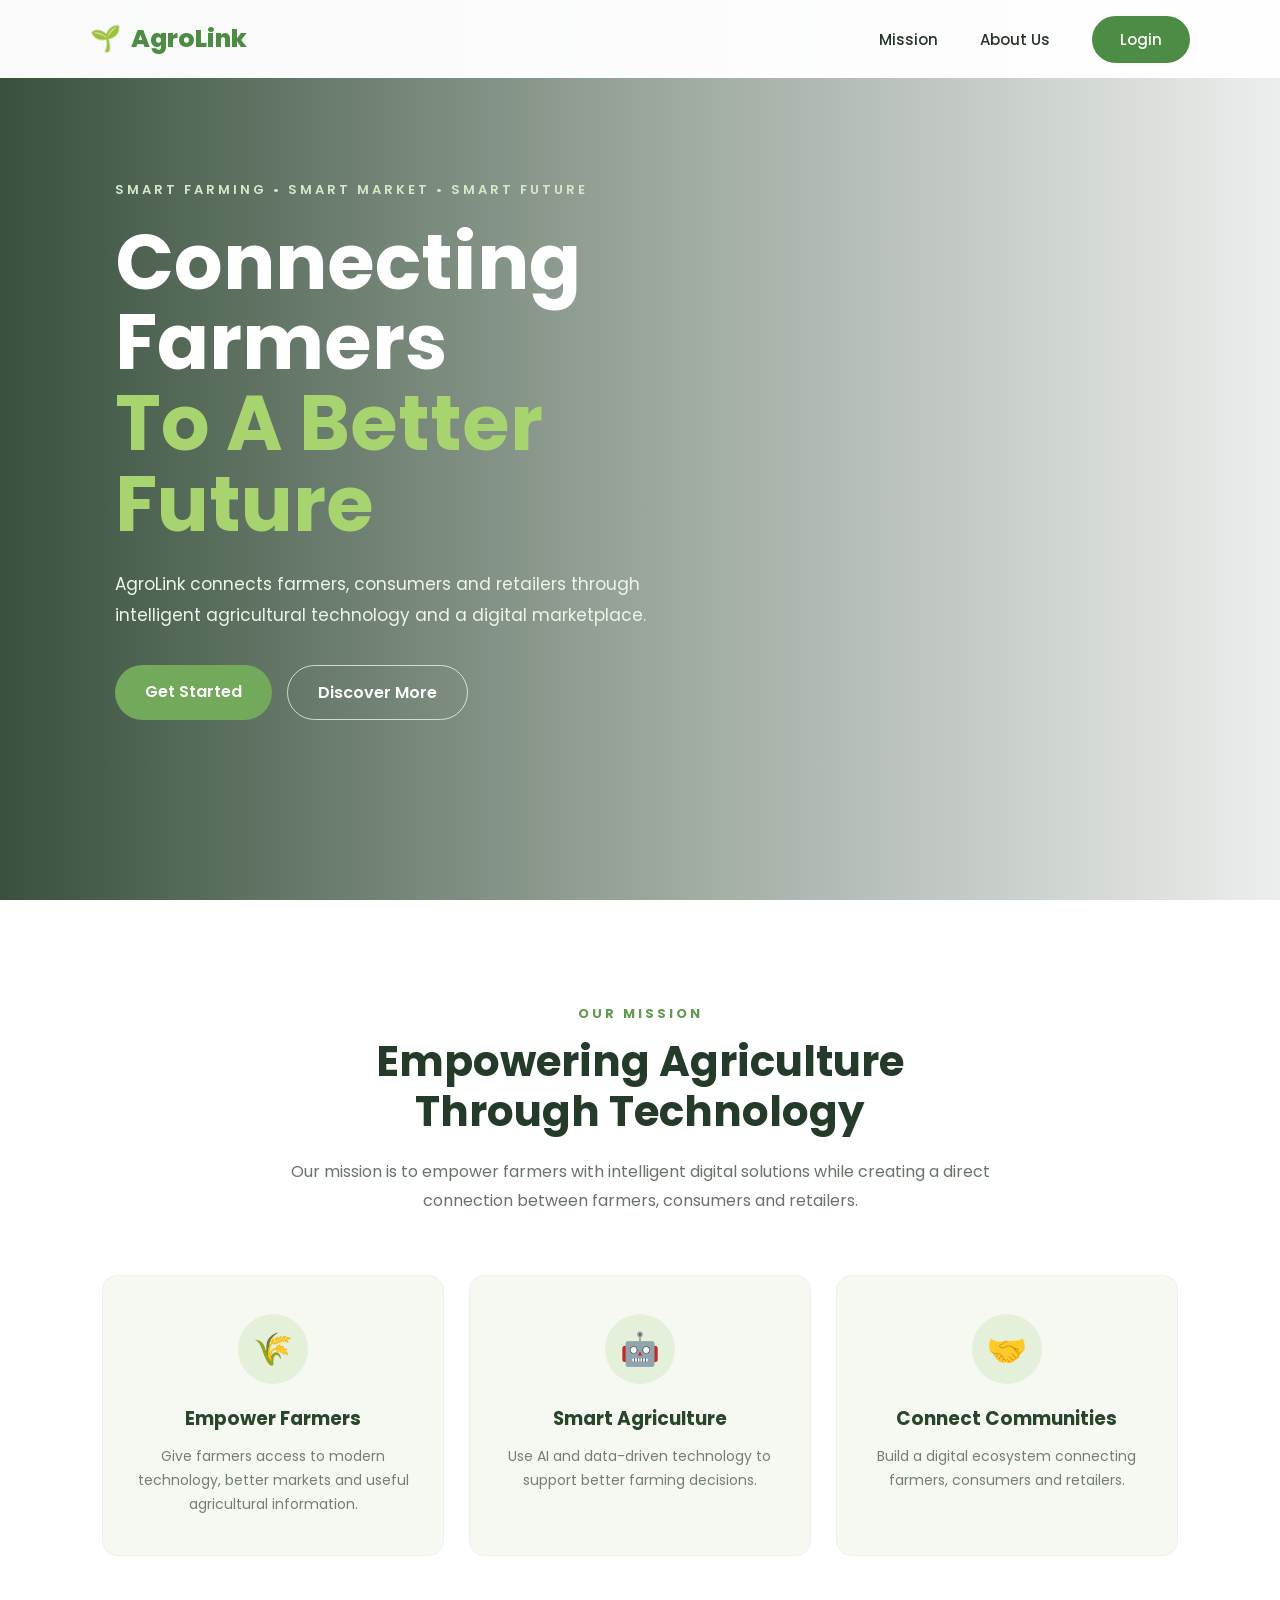
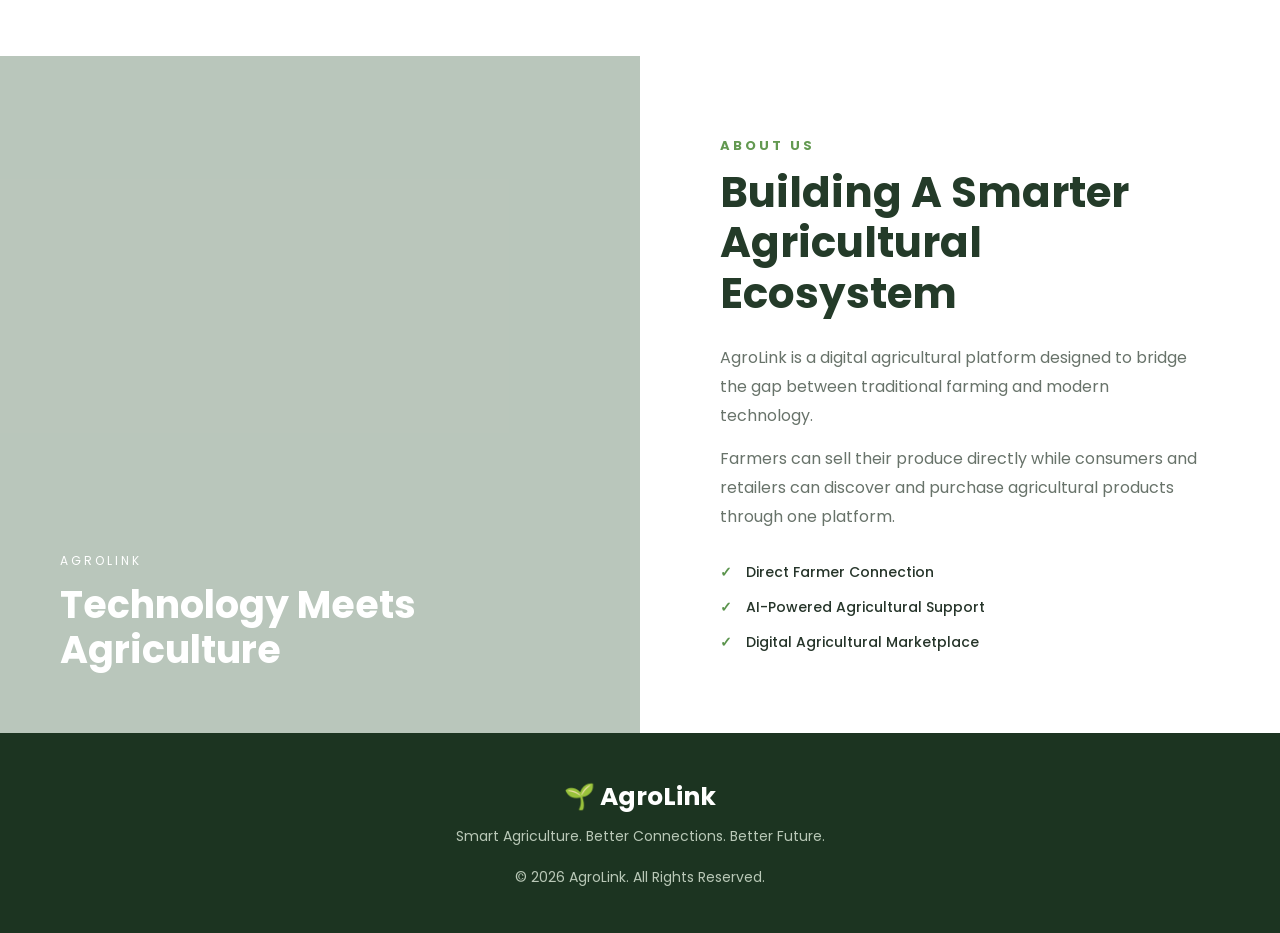
<file: frontend/index.html>
<!DOCTYPE html>
<html lang="en">
<head>
    <meta charset="UTF-8">
    <meta name="viewport" content="width=device-width, initial-scale=1.0">

    <title>AgroLink - Smart Agriculture</title>

    <link rel="stylesheet" href="css/style.css">

    <link
        href="https://fonts.googleapis.com/css2?family=Poppins:wght@300;400;500;600;700;800&display=swap"
        rel="stylesheet">
</head>

<body>

<!-- ================= NAVBAR ================= -->

<header class="navbar">

    <div class="logo">
        <span class="logo-icon">🌱</span>
        <span>Agro<span>Link</span></span>
    </div>

    <nav>
        <a href="#mission">Mission</a>
        <a href="#about">About Us</a>
        <a href="login.html" class="login-btn">Login</a>
    </nav>

</header>


<!-- ================= HERO ================= -->

<section class="hero">

    <div class="hero-overlay"></div>

    <div class="hero-content">

        <p class="small-heading">
            SMART FARMING • SMART MARKET • SMART FUTURE
        </p>

        <h1>
            Connecting Farmers
            <br>
            <span>To A Better Future</span>
        </h1>

        <p class="hero-description">
            AgroLink connects farmers, consumers and retailers
            through intelligent agricultural technology and a
            digital marketplace.
        </p>

        <div class="hero-buttons">

            <a href="register.html" class="primary-btn">
                Get Started
            </a>

            <a href="#mission" class="secondary-btn">
                Discover More
            </a>

        </div>

    </div>

</section>


<!-- ================= MISSION ================= -->

<section id="mission" class="section mission-section">

    <div class="section-heading">

        <span>OUR MISSION</span>

        <h2>
            Empowering Agriculture
            <br>
            Through Technology
        </h2>

        <p>
            Our mission is to empower farmers with intelligent
            digital solutions while creating a direct connection
            between farmers, consumers and retailers.
        </p>

    </div>


    <div class="mission-cards">

        <div class="mission-card">

            <div class="card-icon">🌾</div>

            <h3>Empower Farmers</h3>

            <p>
                Give farmers access to modern technology,
                better markets and useful agricultural information.
            </p>

        </div>


        <div class="mission-card">

            <div class="card-icon">🤖</div>

            <h3>Smart Agriculture</h3>

            <p>
                Use AI and data-driven technology to support
                better farming decisions.
            </p>

        </div>


        <div class="mission-card">

            <div class="card-icon">🤝</div>

            <h3>Connect Communities</h3>

            <p>
                Build a digital ecosystem connecting farmers,
                consumers and retailers.
            </p>

        </div>

    </div>

</section>


<!-- ================= ABOUT ================= -->

<section id="about" class="about-section">

    <div class="about-image">

        <div class="about-image-overlay"></div>

        <div class="about-image-text">
            <span>AGROLINK</span>
            <h2>Technology Meets Agriculture</h2>
        </div>

    </div>


    <div class="about-content">

        <span class="section-label">ABOUT US</span>

        <h2>
            Building A Smarter
            <br>
            Agricultural Ecosystem
        </h2>

        <p>
            AgroLink is a digital agricultural platform designed
            to bridge the gap between traditional farming and
            modern technology.
        </p>

        <p>
            Farmers can sell their produce directly while
            consumers and retailers can discover and purchase
            agricultural products through one platform.
        </p>

        <div class="about-points">

            <div>
                <strong>✓</strong>
                Direct Farmer Connection
            </div>

            <div>
                <strong>✓</strong>
                AI-Powered Agricultural Support
            </div>

            <div>
                <strong>✓</strong>
                Digital Agricultural Marketplace
            </div>

        </div>

    </div>

</section>


<!-- ================= FOOTER ================= -->

<footer>

    <div class="footer-logo">
        🌱 AgroLink
    </div>

    <p>
        Smart Agriculture. Better Connections. Better Future.
    </p>

    <p class="copyright">
        © 2026 AgroLink. All Rights Reserved.
    </p>

</footer>


<script src="js/script.js"></script>

</body>
</html>
</file>
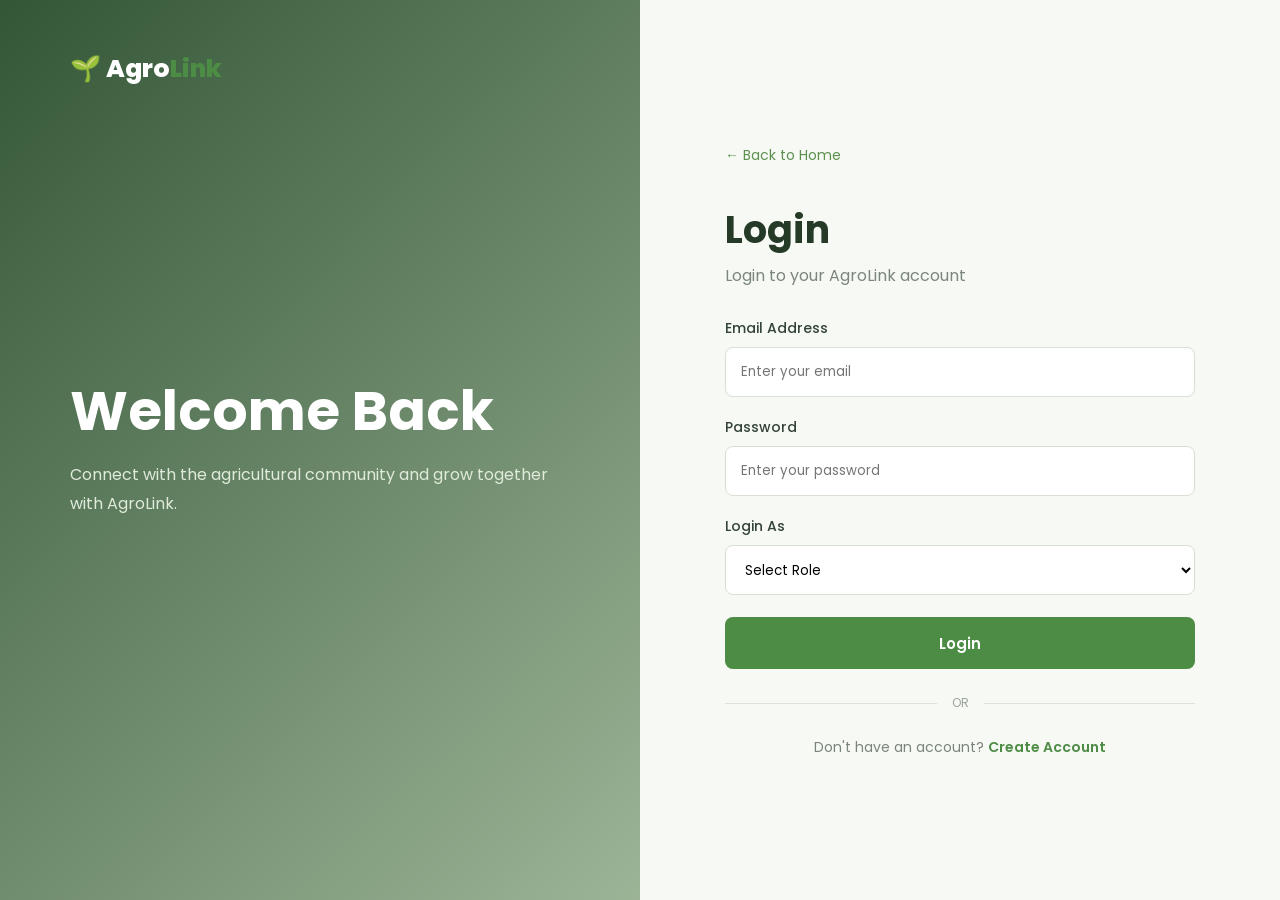
<file: frontend/dashboard.html>
<!DOCTYPE html>
<html lang="en">

<head>

    <meta charset="UTF-8">

    <meta
        name="viewport"
        content="width=device-width, initial-scale=1.0">

    <title>AgroLink Dashboard</title>

    <link
        rel="stylesheet"
        href="css/style.css">

    <link
        href="https://fonts.googleapis.com/css2?family=Poppins:wght@300;400;500;600;700;800&display=swap"
        rel="stylesheet">

</head>


<body class="dashboard-body">


<!-- ================= SIDEBAR ================= -->

<aside class="sidebar">


    <div class="sidebar-logo">

        🌱 Agro<span>Link</span>

    </div>


    <div class="user-profile">

        <div class="profile-circle">
            👤
        </div>

        <div>

            <h3 id="userName">
                User
            </h3>

            <span id="userRole">
                User
            </span>

        </div>

    </div>


    <nav class="dashboard-nav" id="dashboardNav">

        <!-- JavaScript adds menu items -->

    </nav>


    <button
        class="logout-btn"
        onclick="logout()">

        🚪 Logout

    </button>


</aside>


<!-- ================= MAIN ================= -->

<main class="dashboard-main">


    <header class="dashboard-header">

        <div>

            <p class="dashboard-welcome">
                Welcome back,
            </p>

            <h1 id="dashboardTitle">
                AgroLink Dashboard
            </h1>

        </div>


        <div class="dashboard-user">

            <div class="notification">
                🔔
            </div>

            <div class="small-profile">
                👤
            </div>

        </div>

    </header>


    <!-- ================= FARMER DASHBOARD ================= -->

    <section
        id="farmerDashboard"
        class="dashboard-section">


        <div class="dashboard-banner">

            <div>

                <span>
                    FARMER PORTAL
                </span>

                <h2>
                    Grow Smarter.
                    <br>
                    Sell Better.
                </h2>

                <p>
                    Access smart agricultural tools
                    and reach more customers.
                </p>

            </div>

            <div class="banner-icon">
                🌾
            </div>

        </div>


        <div class="feature-grid">


            <div
                class="feature-card"
                onclick="openFeature('Sell Produce')">

                <div class="feature-icon">
                    🥬
                </div>

                <h3>
                    Sell Produce
                </h3>

                <p>
                    List your crops and sell them
                    directly to consumers and retailers.
                </p>

                <span class="feature-link">
                    Sell Now →
                </span>

            </div>


            <div
                class="feature-card"
                onclick="openFeature('Government Schemes')">

                <div class="feature-icon">
                    🏛️
                </div>

                <h3>
                    Government Schemes
                </h3>

                <p>
                    Explore agricultural schemes,
                    subsidies and farmer benefits.
                </p>

                <span class="feature-link">
                    Explore →
                </span>

            </div>


            <div
                class="feature-card"
                onclick="window.location.href='disease.html'">

                <div class="feature-icon">
                    🔬
                </div>

                <h3>
                    Crop Disease Detection
                </h3>

                <p>
                    Upload a crop image and identify
                    possible diseases using AI.
                </p>

                <span class="feature-link">
                    Detect Disease →
                </span>

            </div>


            <div
                class="feature-card"
                onclick="openFeature('Weather')">

                <div class="feature-icon">
                    ☀️
                </div>

                <h3>
                    Weather
                </h3>

                <p>
                    Get weather information and
                    farming-related weather alerts.
                </p>

                <span class="feature-link">
                    Check Weather →
                </span>

            </div>


        </div>


        <div class="quick-section">

            <h2>
                Quick Overview
            </h2>

            <div class="stats-grid">

                <div class="stat-card">
                    <span>🌾</span>
                    <div>
                        <h3>12</h3>
                        <p>Products Listed</p>
                    </div>
                </div>


                <div class="stat-card">
                    <span>📦</span>
                    <div>
                        <h3>28</h3>
                        <p>Orders Received</p>
                    </div>
                </div>


                <div class="stat-card">
                    <span>💰</span>
                    <div>
                        <h3>₹24,500</h3>
                        <p>Total Sales</p>
                    </div>
                </div>

            </div>

        </div>

    </section>


    <!-- ================= CONSUMER / RETAILER ================= -->

    <section
        id="buyerDashboard"
        class="dashboard-section">


        <div class="dashboard-banner">

            <div>

                <span id="buyerType">
                    MARKETPLACE
                </span>

                <h2>
                    Fresh Produce.
                    <br>
                    Direct From Farmers.
                </h2>

                <p>
                    Discover quality agricultural products
                    through AgroLink.
                </p>

            </div>

            <div class="banner-icon">
                🛒
            </div>

        </div>


        <div class="buyer-card">

            <div class="buyer-icon">
                🥕
            </div>

            <div>

                <h2>
                    Buy Produce
                </h2>

                <p>
                    Browse fresh fruits, vegetables,
                    grains and other agricultural products
                    available from farmers.
                </p>

                <button
                    class="primary-dashboard-btn"
                    onclick="openFeature('Buy Produce')">

                    Browse Produce →

                </button>

            </div>

        </div>


        <div class="product-preview">

            <h2>
                Popular Produce
            </h2>


            <div class="products">


                <div class="product-card">

                    <div class="product-image">
                        🥬
                    </div>

                    <h3>
                        Fresh Vegetables
                    </h3>

                    <p>
                        Direct from farmers
                    </p>

                    <strong>
                        ₹80/kg
                    </strong>

                </div>


                <div class="product-card">

                    <div class="product-image">
                        🍅
                    </div>

                    <h3>
                        Fresh Tomatoes
                    </h3>

                    <p>
                        Farm fresh
                    </p>

                    <strong>
                        ₹60/kg
                    </strong>

                </div>


                <div class="product-card">

                    <div class="product-image">
                        🌾
                    </div>

                    <h3>
                        Organic Grains
                    </h3>

                    <p>
                        Quality agricultural produce
                    </p>

                    <strong>
                        ₹120/kg
                    </strong>

                </div>


            </div>

        </div>


    </section>


</main>


<script src="js/script.js"></script>

</body>

</html>
</file>
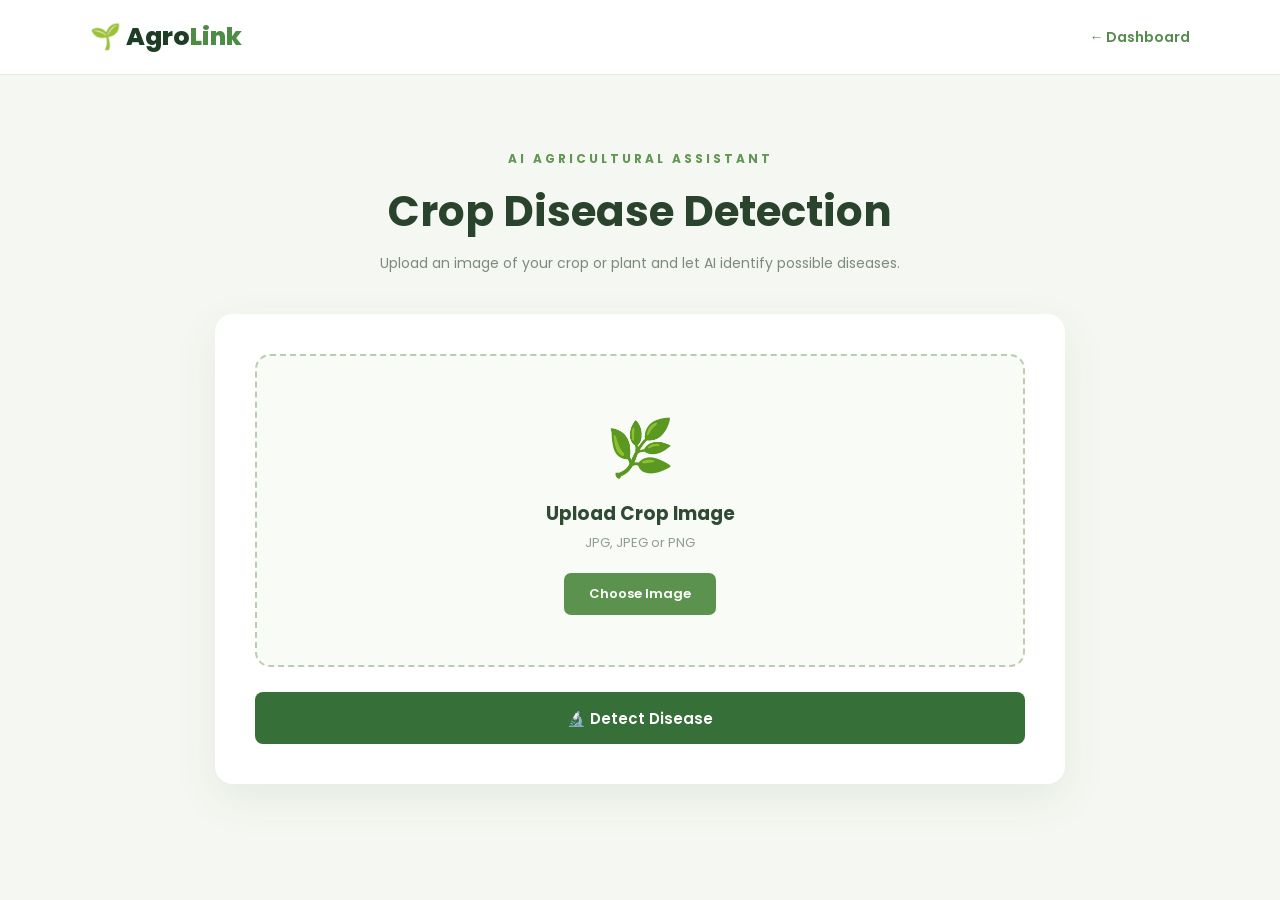
<file: frontend/disease.html>
<!DOCTYPE html>
<html lang="en">

<head>

    <meta charset="UTF-8">

    <meta name="viewport"
          content="width=device-width, initial-scale=1.0">

    <title>AgroLink - Crop Disease Detection</title>

    <link rel="stylesheet"
          href="css/style.css">

    <link
        href="https://fonts.googleapis.com/css2?family=Poppins:wght@300;400;500;600;700&display=swap"
        rel="stylesheet">

</head>


<body class="disease-page">


<header class="simple-header">

    <a href="dashboard.html"
       class="logo">

        🌱 Agro<span>Link</span>

    </a>

    <a href="dashboard.html"
       class="back-dashboard">

        ← Dashboard

    </a>

</header>


<main class="disease-container">


    <div class="disease-heading">

        <span>AI AGRICULTURAL ASSISTANT</span>

        <h1>
            Crop Disease Detection
        </h1>

        <p>
            Upload an image of your crop or plant
            and let AI identify possible diseases.
        </p>

    </div>


    <div class="disease-card">


        <form id="diseaseForm">


            <div class="upload-area"
                 id="uploadArea">

                <div class="upload-icon">
                    🌿
                </div>

                <h3>
                    Upload Crop Image
                </h3>

                <p>
                    JPG, JPEG or PNG
                </p>

                <input
                    type="file"
                    id="cropImage"
                    accept="image/*"
                    required>

                <label for="cropImage"
                       class="upload-button">

                    Choose Image

                </label>

            </div>


            <div
                id="imagePreview"
                class="image-preview">

            </div>


            <button
                type="submit"
                class="detect-button">

                🔬 Detect Disease

            </button>


        </form>


        <div
            id="loading"
            class="disease-loading">

            <div class="loader"></div>

            <p>
                Analyzing your crop image...
            </p>

        </div>


        <div
            id="result"
            class="disease-result">

            <h2>
                Detection Result
            </h2>

            <div class="result-box">

                <p class="result-label">
                    Detected Disease
                </p>

                <h3 id="diseaseName">
                    -
                </h3>

                <p class="result-label">
                    Confidence
                </p>

                <div class="confidence-bar">

                    <div
                        id="confidenceFill">
                    </div>

                </div>

                <strong id="confidence">
                    0%
                </strong>

            </div>


            <div class="recommendation">

                <h3>
                    🌱 Recommendation
                </h3>

                <p id="recommendationText">
                    -
                </p>

            </div>

        </div>

    </div>

</main>


<script src="js/disease.js"></script>

</body>

</html>
</file>
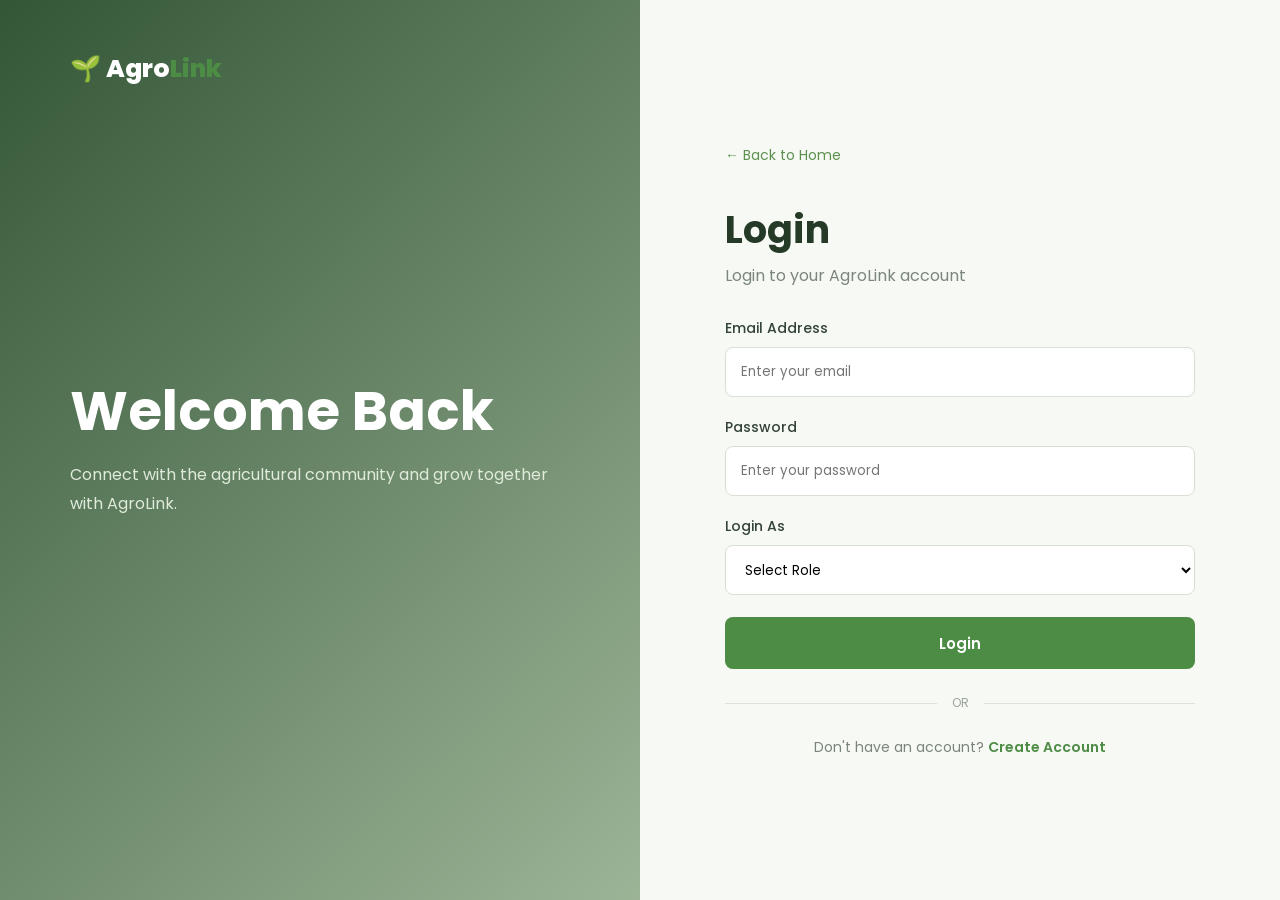
<file: frontend/login.html>
<!DOCTYPE html>
<html lang="en">

<head>

    <meta charset="UTF-8">
    <meta name="viewport" content="width=device-width, initial-scale=1.0">

    <title>AgroLink - Login</title>

    <link rel="stylesheet" href="css/style.css">

    <link
        href="https://fonts.googleapis.com/css2?family=Poppins:wght@300;400;500;600;700;800&display=swap"
        rel="stylesheet">

</head>

<body class="auth-body">


<!-- ================= LEFT SIDE ================= -->

<div class="auth-left">

    <div class="auth-overlay"></div>

    <div class="auth-left-content">

        <div class="logo auth-logo">
            🌱 Agro<span>Link</span>
        </div>

        <h1>
            Welcome Back
        </h1>

        <p>
            Connect with the agricultural community
            and grow together with AgroLink.
        </p>

    </div>

</div>


<!-- ================= LOGIN FORM ================= -->

<div class="auth-right">

    <div class="auth-box">

        <a href="index.html" class="back-home">
            ← Back to Home
        </a>

        <h2>Login</h2>

        <p class="auth-subtitle">
            Login to your AgroLink account
        </p>


        <form id="loginForm">

            <div class="input-group">

                <label>Email Address</label>

                <input
                    type="email"
                    id="loginEmail"
                    placeholder="Enter your email"
                    required
                >

            </div>


            <div class="input-group">

                <label>Password</label>

                <input
                    type="password"
                    id="loginPassword"
                    placeholder="Enter your password"
                    required
                >

            </div>


            <div class="role-select">

                <label>Login As</label>

                <select id="loginRole" required>

                    <option value="">Select Role</option>

                    <option value="farmer">
                        Farmer
                    </option>

                    <option value="consumer">
                        Consumer
                    </option>

                    <option value="retailer">
                        Retailer
                    </option>

                </select>

            </div>


            <button type="submit" class="auth-btn">
                Login
            </button>

        </form>


        <div class="divider">
            <span>OR</span>
        </div>


        <p class="create-account">

            Don't have an account?

            <a href="register.html">
                Create Account
            </a>

        </p>

    </div>

</div>


<script src="js/script.js"></script>

</body>

</html>
</file>
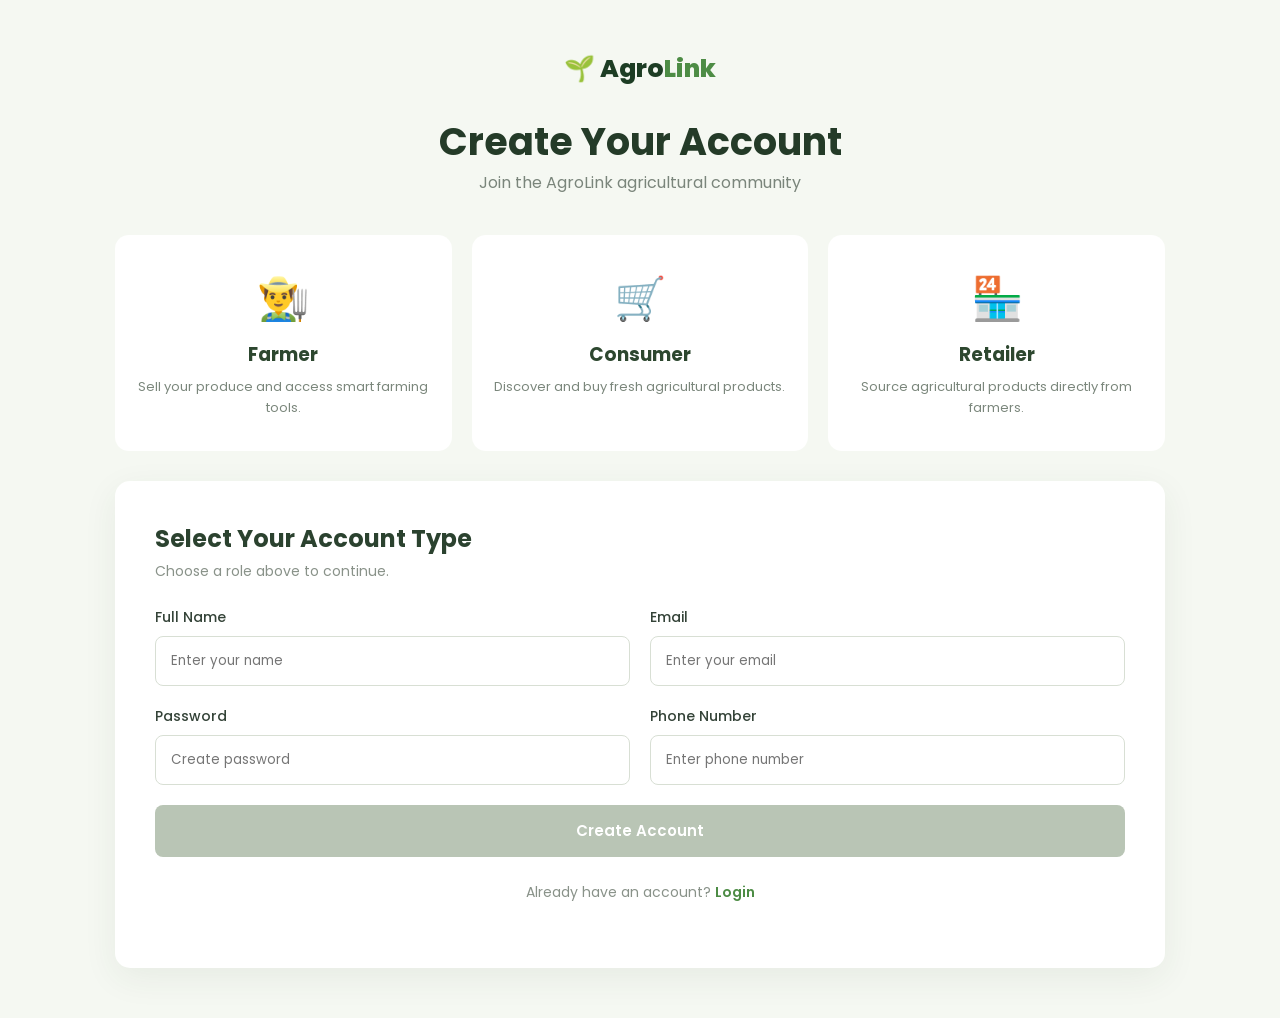
<file: frontend/register.html>
<!DOCTYPE html>
<html lang="en">

<head>

    <meta charset="UTF-8">

    <meta
        name="viewport"
        content="width=device-width, initial-scale=1.0">

    <title>AgroLink - Create Account</title>

    <link
        rel="stylesheet"
        href="css/style.css">

    <link
        href="https://fonts.googleapis.com/css2?family=Poppins:wght@300;400;500;600;700;800&display=swap"
        rel="stylesheet">

</head>


<body class="register-body">


<div class="register-container">


    <div class="register-header">

        <a href="index.html" class="logo">
            🌱 Agro<span>Link</span>
        </a>

        <h1>Create Your Account</h1>

        <p>
            Join the AgroLink agricultural community
        </p>

    </div>


    <!-- ROLE CARDS -->

    <div class="role-cards">


        <div
            class="role-card"
            data-role="farmer">

            <div class="role-icon">
                👨‍🌾
            </div>

            <h3>Farmer</h3>

            <p>
                Sell your produce and access
                smart farming tools.
            </p>

        </div>


        <div
            class="role-card"
            data-role="consumer">

            <div class="role-icon">
                🛒
            </div>

            <h3>Consumer</h3>

            <p>
                Discover and buy fresh
                agricultural products.
            </p>

        </div>


        <div
            class="role-card"
            data-role="retailer">

            <div class="role-icon">
                🏪
            </div>

            <h3>Retailer</h3>

            <p>
                Source agricultural products
                directly from farmers.
            </p>

        </div>


    </div>


    <!-- REGISTER FORM -->

    <div class="register-form-box">

        <h2 id="registerTitle">
            Select Your Account Type
        </h2>

        <p>
            Choose a role above to continue.
        </p>


        <form id="registerForm">

            <input
                type="hidden"
                id="registerRole">


            <div class="form-row">

                <div class="input-group">

                    <label>Full Name</label>

                    <input
                        type="text"
                        id="registerName"
                        placeholder="Enter your name"
                        required>

                </div>


                <div class="input-group">

                    <label>Email</label>

                    <input
                        type="email"
                        id="registerEmail"
                        placeholder="Enter your email"
                        required>

                </div>

            </div>


            <div class="form-row">

                <div class="input-group">

                    <label>Password</label>

                    <input
                        type="password"
                        id="registerPassword"
                        placeholder="Create password"
                        required>

                </div>


                <div class="input-group">

                    <label>Phone Number</label>

                    <input
                        type="tel"
                        id="registerPhone"
                        placeholder="Enter phone number"
                        required>

                </div>

            </div>


            <button
                type="submit"
                class="auth-btn"
                id="registerButton"
                disabled>

                Create Account

            </button>

        </form>


        <p class="login-link">

            Already have an account?

            <a href="login.html">
                Login
            </a>

        </p>

    </div>

</div>


<script src="js/script.js"></script>

</body>

</html>
</file>
<file: frontend/css/style.css>
/* =====================================================
   AGROLINK GLOBAL CSS
===================================================== */

* {
    margin: 0;
    padding: 0;
    box-sizing: border-box;
}


html {
    scroll-behavior: smooth;
}


body {
    font-family: "Poppins", sans-serif;
    color: #26352a;
    background: #ffffff;
}


a {
    text-decoration: none;
    color: inherit;
}


button,
input,
select {
    font-family: inherit;
}


/* =====================================================
   NAVBAR
===================================================== */

.navbar {
    height: 78px;

    display: flex;
    align-items: center;
    justify-content: space-between;

    padding: 0 7%;

    background: rgba(255, 255, 255, 0.97);

    position: absolute;
    top: 0;
    left: 0;

    width: 100%;

    z-index: 100;
}


.logo {
    font-size: 25px;
    font-weight: 800;

    color: #1d3d24;
}


.logo span:last-child {
    color: #4d8c45;
}


.logo-icon {
    margin-right: 5px;
}


.navbar nav {
    display: flex;
    align-items: center;
    gap: 42px;
}


.navbar nav a {
    font-size: 15px;
    font-weight: 500;

    color: #26352a;

    transition: 0.3s;
}


.navbar nav a:hover {
    color: #4c8b45;
}


.login-btn {
    padding: 12px 28px;

    border-radius: 25px;

    color: white !important;

    background: #4d8c45;

    transition: 0.3s;
}


.login-btn:hover {
    background: #356e31;

    transform: translateY(-2px);
}


/* =====================================================
   HERO
===================================================== */

.hero {
    height: 100vh;
    min-height: 650px;

    position: relative;

    display: flex;
    align-items: center;

    background-image:
        url("https://images.unsplash.com/photo-1500382017468-9049fed747ef?auto=format&fit=crop&w=2000&q=85");

    background-size: cover;
    background-position: center;
}


.hero-overlay {
    position: absolute;

    inset: 0;

    background:
        linear-gradient(
            90deg,
            rgba(13, 42, 18, 0.82),
            rgba(13, 42, 18, 0.42),
            rgba(13, 42, 18, 0.08)
        );
}


.hero-content {
    position: relative;

    z-index: 2;

    max-width: 700px;

    margin-left: 9%;

    color: white;
}


.small-heading {
    font-size: 13px;

    letter-spacing: 3px;

    margin-bottom: 22px;

    color: #d7e8c9;

    font-weight: 600;
}


.hero h1 {
    font-size: clamp(48px, 6vw, 78px);

    line-height: 1.05;

    font-weight: 700;

    margin-bottom: 25px;
}


.hero h1 span {
    color: #a7d46f;
}


.hero-description {
    max-width: 600px;

    font-size: 17px;

    line-height: 1.8;

    color: #edf5e9;

    margin-bottom: 35px;
}


.hero-buttons {
    display: flex;

    gap: 15px;
}


.primary-btn,
.secondary-btn {
    padding: 14px 30px;

    border-radius: 30px;

    font-weight: 600;

    transition: 0.3s;
}


.primary-btn {
    background: #72a95b;

    color: white;
}


.primary-btn:hover {
    background: #5d914a;

    transform: translateY(-2px);
}


.secondary-btn {
    border: 1px solid rgba(255,255,255,0.7);

    color: white;
}


.secondary-btn:hover {
    background: white;

    color: #315f30;
}


/* =====================================================
   SECTIONS
===================================================== */

.section {
    padding: 100px 8%;
}


.section-heading {
    text-align: center;

    max-width: 700px;

    margin: auto auto 60px;
}


.section-heading > span,
.section-label {
    color: #639951;

    font-size: 13px;

    letter-spacing: 3px;

    font-weight: 700;
}


.section-heading h2,
.about-content h2 {
    margin-top: 12px;

    font-size: 42px;

    line-height: 1.2;

    color: #243b29;
}


.section-heading p {
    margin-top: 20px;

    color: #68736a;

    line-height: 1.8;
}


/* =====================================================
   MISSION CARDS
===================================================== */

.mission-cards {
    display: grid;

    grid-template-columns:
        repeat(3, 1fr);

    gap: 25px;
}


.mission-card {
    padding: 38px 30px;

    border-radius: 15px;

    background: #f6f8f2;

    text-align: center;

    transition: 0.3s;

    border: 1px solid #edf1e8;
}


.mission-card:hover {
    transform: translateY(-8px);

    box-shadow:
        0 15px 40px rgba(48, 84, 46, 0.12);
}


.card-icon {
    width: 70px;
    height: 70px;

    display: flex;
    align-items: center;
    justify-content: center;

    margin: auto auto 20px;

    border-radius: 50%;

    background: #e4f0d9;

    font-size: 32px;
}


.mission-card h3 {
    margin-bottom: 12px;

    color: #29462d;
}


.mission-card p {
    color: #718073;

    font-size: 14px;

    line-height: 1.7;
}


/* =====================================================
   ABOUT
===================================================== */

.about-section {
    display: grid;

    grid-template-columns: 1fr 1fr;

    min-height: 650px;
}


.about-image {
    position: relative;

    min-height: 600px;

    background-image:
        url("https://images.unsplash.com/photo-1464226184884-fa280b87c399?auto=format&fit=crop&w=1200&q=85");

    background-size: cover;

    background-position: center;
}


.about-image-overlay {
    position: absolute;

    inset: 0;

    background: rgba(25, 66, 31, 0.3);
}


.about-image-text {
    position: absolute;

    bottom: 60px;

    left: 60px;

    color: white;
}


.about-image-text span {
    letter-spacing: 3px;

    font-size: 12px;
}


.about-image-text h2 {
    font-size: 38px;

    max-width: 400px;

    line-height: 1.2;

    margin-top: 10px;
}


.about-content {
    display: flex;

    flex-direction: column;

    justify-content: center;

    padding: 80px;
}


.about-content h2 {
    margin-bottom: 25px;
}


.about-content p {
    max-width: 580px;

    color: #68736a;

    line-height: 1.8;

    margin-bottom: 15px;
}


.about-points {
    display: flex;

    flex-direction: column;

    gap: 14px;

    margin-top: 15px;
}


.about-points div {
    font-size: 14px;

    font-weight: 500;
}


.about-points strong {
    color: #5b944d;

    margin-right: 10px;
}


/* =====================================================
   FOOTER
===================================================== */

footer {
    padding: 45px 8%;

    background: #1c3421;

    color: white;

    text-align: center;
}


.footer-logo {
    font-size: 25px;

    font-weight: 700;

    margin-bottom: 10px;
}


footer p {
    color: #b9c8b7;

    font-size: 14px;
}


.copyright {
    margin-top: 20px;
}


/* =====================================================
   AUTH PAGE
===================================================== */

.auth-body {
    min-height: 100vh;

    display: grid;

    grid-template-columns: 1fr 1fr;

    background: #f7f9f4;
}


.auth-left {
    position: relative;

    min-height: 100vh;

    background-image:
        url("https://images.unsplash.com/photo-1495107334309-fcf20504a5ab?auto=format&fit=crop&w=1200&q=85");

    background-size: cover;

    background-position: center;
}


.auth-overlay {
    position: absolute;

    inset: 0;

    background:
        linear-gradient(
            135deg,
            rgba(24, 64, 29, 0.88),
            rgba(57, 104, 48, 0.48)
        );
}


.auth-left-content {
    position: relative;

    z-index: 2;

    color: white;

    padding: 70px;

    height: 100%;

    display: flex;

    flex-direction: column;

    justify-content: center;
}


.auth-logo {
    color: white;

    position: absolute;

    top: 50px;
    left: 70px;
}


.auth-left-content h1 {
    font-size: 55px;

    line-height: 1.1;

    margin-bottom: 20px;
}


.auth-left-content p {
    max-width: 480px;

    line-height: 1.8;

    color: #e0ebdb;
}


.auth-right {
    display: flex;

    align-items: center;

    justify-content: center;

    padding: 40px;
}


.auth-box {
    width: 100%;

    max-width: 470px;
}


.back-home {
    display: inline-block;

    color: #5c914f;

    font-size: 14px;

    margin-bottom: 35px;
}


.auth-box h2 {
    font-size: 38px;

    color: #253b28;
}


.auth-subtitle {
    color: #7b867d;

    margin-top: 5px;

    margin-bottom: 30px;
}


.input-group {
    margin-bottom: 20px;
}


.input-group label,
.role-select label {
    display: block;

    margin-bottom: 8px;

    color: #344338;

    font-size: 14px;

    font-weight: 500;
}


.input-group input,
.role-select select {
    width: 100%;

    height: 50px;

    border: 1px solid #d8dfd4;

    border-radius: 8px;

    padding: 0 15px;

    outline: none;

    background: white;

    transition: 0.3s;
}


.input-group input:focus,
.role-select select:focus {
    border-color: #68a158;

    box-shadow:
        0 0 0 3px rgba(104,161,88,0.1);
}


.role-select {
    margin-bottom: 22px;
}


.auth-btn {
    width: 100%;

    height: 52px;

    border: none;

    border-radius: 8px;

    background: #4d8c45;

    color: white;

    font-size: 15px;

    font-weight: 600;

    cursor: pointer;

    transition: 0.3s;
}


.auth-btn:hover {
    background: #376e32;
}


.auth-btn:disabled {
    background: #b9c5b5;

    cursor: not-allowed;
}


.divider {
    display: flex;

    align-items: center;

    gap: 15px;

    margin: 25px 0;

    color: #9ba49b;

    font-size: 12px;
}


.divider::before,
.divider::after {
    content: "";

    height: 1px;

    flex: 1;

    background: #dde3da;
}


.create-account,
.login-link {
    text-align: center;

    color: #7a857b;

    font-size: 14px;
}


.create-account a,
.login-link a {
    color: #4d8c45;

    font-weight: 600;
}


/* =====================================================
   REGISTER
===================================================== */

.register-body {
    min-height: 100vh;

    padding: 50px 7%;

    background: #f5f8f2;
}


.register-container {
    max-width: 1050px;

    margin: auto;
}


.register-header {
    text-align: center;

    margin-bottom: 40px;
}


.register-header .logo {
    display: inline-block;

    margin-bottom: 25px;
}


.register-header h1 {
    color: #243b28;

    font-size: 38px;
}


.register-header p {
    color: #7a857b;
}


.role-cards {
    display: grid;

    grid-template-columns:
        repeat(3, 1fr);

    gap: 20px;

    margin-bottom: 30px;
}


.role-card {
    padding: 30px 20px;

    text-align: center;

    background: white;

    border: 2px solid transparent;

    border-radius: 14px;

    cursor: pointer;

    transition: 0.3s;
}


.role-card:hover {
    transform: translateY(-4px);

    box-shadow:
        0 12px 30px rgba(50,80,45,0.1);
}


.role-card.selected {
    border-color: #62a054;

    background: #f4faef;
}


.role-icon {
    font-size: 42px;

    margin-bottom: 10px;
}


.role-card h3 {
    color: #2d472f;

    margin-bottom: 8px;
}


.role-card p {
    color: #7b877c;

    font-size: 13px;

    line-height: 1.6;
}


.register-form-box {
    background: white;

    padding: 40px;

    border-radius: 15px;

    box-shadow:
        0 10px 35px rgba(45,75,40,0.07);
}


.register-form-box h2 {
    color: #2b422f;

    margin-bottom: 5px;
}


.register-form-box > p {
    color: #899289;

    font-size: 14px;

    margin-bottom: 25px;
}


.form-row {
    display: grid;

    grid-template-columns:
        1fr 1fr;

    gap: 20px;
}


.login-link {
    margin-top: 25px;
}


/* =====================================================
   DASHBOARD
===================================================== */

.dashboard-body {
    background: #f5f7f3;

    min-height: 100vh;
}


.sidebar {
    width: 255px;

    height: 100vh;

    position: fixed;

    left: 0;
    top: 0;

    background: #193620;

    color: white;

    padding: 30px 20px;

    display: flex;

    flex-direction: column;

    z-index: 10;
}


.sidebar-logo {
    font-size: 25px;

    font-weight: 800;

    padding: 0 10px;

    margin-bottom: 45px;
}


.sidebar-logo span {
    color: #9dcc76;
}


.user-profile {
    display: flex;

    align-items: center;

    gap: 12px;

    padding: 15px;

    background: rgba(255,255,255,0.08);

    border-radius: 10px;

    margin-bottom: 30px;
}


.profile-circle {
    width: 40px;
    height: 40px;

    display: flex;

    align-items: center;
    justify-content: center;

    background: #82a968;

    border-radius: 50%;
}


.user-profile h3 {
    font-size: 14px;
}


.user-profile span {
    font-size: 11px;

    color: #b8c9b6;

    text-transform: capitalize;
}


.dashboard-nav {
    display: flex;

    flex-direction: column;

    gap: 6px;
}


.dashboard-nav a {
    padding: 13px 15px;

    border-radius: 8px;

    color: #c8d5c7;

    font-size: 13px;

    transition: 0.3s;
}


.dashboard-nav a:hover,
.dashboard-nav a.active {
    background: #315b37;

    color: white;
}


.logout-btn {
    margin-top: auto;

    padding: 13px;

    border: 1px solid rgba(255,255,255,0.2);

    background: transparent;

    color: #d7e2d5;

    border-radius: 8px;

    cursor: pointer;
}


.dashboard-main {
    margin-left: 255px;

    padding: 35px 45px;

    min-height: 100vh;
}


.dashboard-header {
    display: flex;

    align-items: center;

    justify-content: space-between;

    margin-bottom: 30px;
}


.dashboard-welcome {
    color: #89948a;

    font-size: 13px;
}


.dashboard-header h1 {
    color: #263d2a;

    font-size: 28px;
}


.dashboard-user {
    display: flex;

    gap: 20px;

    align-items: center;
}


.notification {
    font-size: 20px;
}


.small-profile {
    width: 42px;
    height: 42px;

    border-radius: 50%;

    display: flex;
    align-items: center;
    justify-content: center;

    background: #dcebd5;
}


.dashboard-banner {
    background:
        linear-gradient(
            110deg,
            #2f6339,
            #609550
        );

    border-radius: 18px;

    padding: 38px 45px;

    color: white;

    display: flex;

    justify-content: space-between;

    align-items: center;

    overflow: hidden;

    margin-bottom: 30px;
}


.dashboard-banner span {
    font-size: 11px;

    letter-spacing: 2px;

    color: #d7e8d0;
}


.dashboard-banner h2 {
    font-size: 32px;

    line-height: 1.2;

    margin: 10px 0;
}


.dashboard-banner p {
    color: #d9e8d6;

    font-size: 13px;
}


.banner-icon {
    font-size: 100px;

    opacity: 0.35;
}


.feature-grid {
    display: grid;

    grid-template-columns:
        repeat(4, 1fr);

    gap: 18px;
}


.feature-card {
    background: white;

    padding: 25px;

    border-radius: 13px;

    border: 1px solid #e9eee6;

    cursor: pointer;

    transition: 0.3s;
}


.feature-card:hover {
    transform: translateY(-5px);

    box-shadow:
        0 12px 30px rgba(50,80,45,0.1);
}


.feature-icon {
    width: 50px;
    height: 50px;

    border-radius: 10px;

    display: flex;
    align-items: center;
    justify-content: center;

    background: #edf5e8;

    font-size: 25px;

    margin-bottom: 18px;
}


.feature-card h3 {
    color: #2c452f;

    font-size: 16px;

    margin-bottom: 10px;
}


.feature-card p {
    color: #7e897f;

    font-size: 12px;

    line-height: 1.7;

    min-height: 62px;
}


.feature-link {
    display: inline-block;

    color: #5c964e;

    font-size: 12px;

    font-weight: 600;

    margin-top: 15px;
}


.quick-section {
    margin-top: 35px;
}


.quick-section h2,
.product-preview h2 {
    color: #2d4430;

    font-size: 20px;

    margin-bottom: 18px;
}


.stats-grid {
    display: grid;

    grid-template-columns:
        repeat(3, 1fr);

    gap: 18px;
}


.stat-card {
    background: white;

    padding: 20px;

    border-radius: 12px;

    display: flex;

    gap: 15px;

    align-items: center;
}


.stat-card > span {
    font-size: 30px;
}


.stat-card h3 {
    color: #29432d;

    font-size: 22px;
}


.stat-card p {
    color: #899289;

    font-size: 12px;
}


.buyer-card {
    background: white;

    border-radius: 15px;

    padding: 35px;

    display: flex;

    gap: 25px;

    align-items: center;

    margin-bottom: 35px;
}


.buyer-icon {
    width: 80px;
    height: 80px;

    display: flex;

    align-items: center;
    justify-content: center;

    border-radius: 15px;

    background: #eaf4e3;

    font-size: 40px;
}


.buyer-card h2 {
    color: #2d4430;

    margin-bottom: 8px;
}


.buyer-card p {
    color: #7e897f;

    font-size: 13px;

    max-width: 650px;

    line-height: 1.7;

    margin-bottom: 18px;
}


.primary-dashboard-btn {
    border: none;

    background: #548e49;

    color: white;

    padding: 11px 22px;

    border-radius: 7px;

    cursor: pointer;

    font-weight: 600;
}


.products {
    display: grid;

    grid-template-columns:
        repeat(3, 1fr);

    gap: 20px;
}


.product-card {
    background: white;

    padding: 20px;

    border-radius: 12px;

    border: 1px solid #e8eee5;
}


.product-image {
    height: 120px;

    display: flex;

    align-items: center;
    justify-content: center;

    border-radius: 10px;

    background: #eef5e9;

    font-size: 55px;

    margin-bottom: 15px;
}


.product-card h3 {
    color: #304832;

    font-size: 15px;
}


.product-card p {
    color: #8a948b;

    font-size: 12px;

    margin: 5px 0 10px;
}


.product-card strong {
    color: #4f8a46;
}


/* =====================================================
   HIDE DASHBOARD SECTIONS
===================================================== */

.dashboard-section {
    display: none;
}


.dashboard-section.active {
    display: block;
}


/* =====================================================
   RESPONSIVE
===================================================== */

@media (max-width: 900px) {

    .navbar {
        padding: 0 5%;
    }

    .navbar nav {
        gap: 18px;
    }

    .hero-content {
        margin-left: 6%;
        margin-right: 6%;
    }

    .mission-cards {
        grid-template-columns: 1fr;
    }

    .about-section {
        grid-template-columns: 1fr;
    }

    .about-content {
        padding: 60px 8%;
    }

    .auth-body {
        grid-template-columns: 1fr;
    }

    .auth-left {
        display: none;
    }

    .feature-grid {
        grid-template-columns:
            repeat(2, 1fr);
    }

    .sidebar {
        width: 210px;
    }

    .dashboard-main {
        margin-left: 210px;

        padding: 25px;
    }

}


@media (max-width: 650px) {

    .navbar {
        height: 70px;
    }

    .navbar nav a:not(.login-btn) {
        display: none;
    }

    .hero {
        min-height: 650px;
    }

    .hero h1 {
        font-size: 44px;
    }

    .hero-buttons {
        flex-direction: column;

        width: 200px;
    }

    .form-row {
        grid-template-columns: 1fr;
    }

    .role-cards {
        grid-template-columns: 1fr;
    }

    .register-form-box {
        padding: 25px;
    }

    .sidebar {
        position: relative;

        width: 100%;

        height: auto;
    }

    .dashboard-main {
        margin-left: 0;
    }

    .dashboard-body {
        display: block;
    }

    .feature-grid,
    .stats-grid,
    .products {
        grid-template-columns: 1fr;
    }

    .dashboard-banner {
        padding: 30px;

        flex-direction: column;

        align-items: flex-start;
    }

    .banner-icon {
        display: none;
    }

    .buyer-card {
        flex-direction: column;

        align-items: flex-start;
    }

}

/* =====================================================
   CROP DISEASE DETECTION
===================================================== */

.disease-page {
    min-height: 100vh;
    background: #f5f8f2;
}


.simple-header {
    height: 75px;

    background: white;

    display: flex;

    align-items: center;

    justify-content: space-between;

    padding: 0 7%;

    border-bottom: 1px solid #e5ebe2;
}


.back-dashboard {
    color: #568d4c;

    font-size: 14px;

    font-weight: 600;
}


.disease-container {
    max-width: 900px;

    margin: auto;

    padding: 70px 25px;
}


.disease-heading {
    text-align: center;

    margin-bottom: 40px;
}


.disease-heading span {
    color: #619653;

    font-size: 12px;

    letter-spacing: 3px;

    font-weight: 700;
}


.disease-heading h1 {
    color: #29432d;

    font-size: 42px;

    margin: 10px 0;
}


.disease-heading p {
    color: #7d897f;

    font-size: 14px;
}


.disease-card {
    background: white;

    padding: 40px;

    border-radius: 18px;

    box-shadow:
        0 15px 45px rgba(42, 75, 40, 0.08);
}


.upload-area {
    border: 2px dashed #b8cdb1;

    border-radius: 15px;

    padding: 50px 20px;

    text-align: center;

    background: #f8fbf6;

    transition: 0.3s;
}


.upload-area:hover {
    border-color: #639a55;

    background: #f2f8ee;
}


.upload-icon {
    font-size: 55px;

    margin-bottom: 10px;
}


.upload-area h3 {
    color: #304b34;

    margin-bottom: 5px;
}


.upload-area p {
    color: #929c93;

    font-size: 13px;

    margin-bottom: 20px;
}


.upload-area input {
    display: none;
}


.upload-button {
    display: inline-block;

    padding: 11px 25px;

    border-radius: 7px;

    background: #5b934e;

    color: white;

    cursor: pointer;

    font-size: 13px;

    font-weight: 600;
}


.image-preview {
    display: none;

    margin: 25px auto;

    text-align: center;
}


.image-preview img {
    max-width: 350px;

    max-height: 300px;

    border-radius: 12px;

    object-fit: contain;

    box-shadow:
        0 8px 25px rgba(0,0,0,0.12);
}


.detect-button {
    width: 100%;

    margin-top: 25px;

    height: 52px;

    border: none;

    border-radius: 8px;

    background: #376f38;

    color: white;

    font-size: 15px;

    font-weight: 600;

    cursor: pointer;

    transition: 0.3s;
}


.detect-button:hover {
    background: #285b2b;
}


.disease-loading {
    display: none;

    text-align: center;

    padding: 35px;
}


.loader {
    width: 40px;
    height: 40px;

    margin: auto auto 15px;

    border: 4px solid #dce8d8;

    border-top-color: #57904d;

    border-radius: 50%;

    animation: spin 1s linear infinite;
}


@keyframes spin {

    to {
        transform: rotate(360deg);
    }

}


.disease-result {
    display: none;

    margin-top: 35px;

    border-top: 1px solid #e6ebe4;

    padding-top: 30px;
}


.disease-result h2 {
    color: #2d4530;

    margin-bottom: 20px;
}


.result-box {
    padding: 25px;

    background: #f3f8ef;

    border-radius: 12px;
}


.result-label {
    color: #849084;

    font-size: 12px;

    margin-bottom: 5px;
}


.result-box h3 {
    color: #365f38;

    font-size: 25px;

    margin-bottom: 20px;
}


.confidence-bar {
    width: 100%;

    height: 10px;

    background: #dce7d9;

    border-radius: 10px;

    overflow: hidden;

    margin-bottom: 7px;
}


#confidenceFill {
    width: 0%;

    height: 100%;

    background: #619a52;

    transition: width 1s;
}


#confidence {
    color: #4e8245;

    font-size: 13px;
}


.recommendation {
    margin-top: 20px;

    padding: 20px;

    border-left: 4px solid #639653;

    background: #fafcf9;
}


.recommendation h3 {
    color: #38553a;

    font-size: 15px;

    margin-bottom: 8px;
}


.recommendation p {
    color: #748075;

    font-size: 13px;

    line-height: 1.7;
}


@media(max-width:600px) {

    .disease-container {
        padding: 40px 15px;
    }

    .disease-card {
        padding: 20px;
    }

    .disease-heading h1 {
        font-size: 32px;
    }

}
</file>
